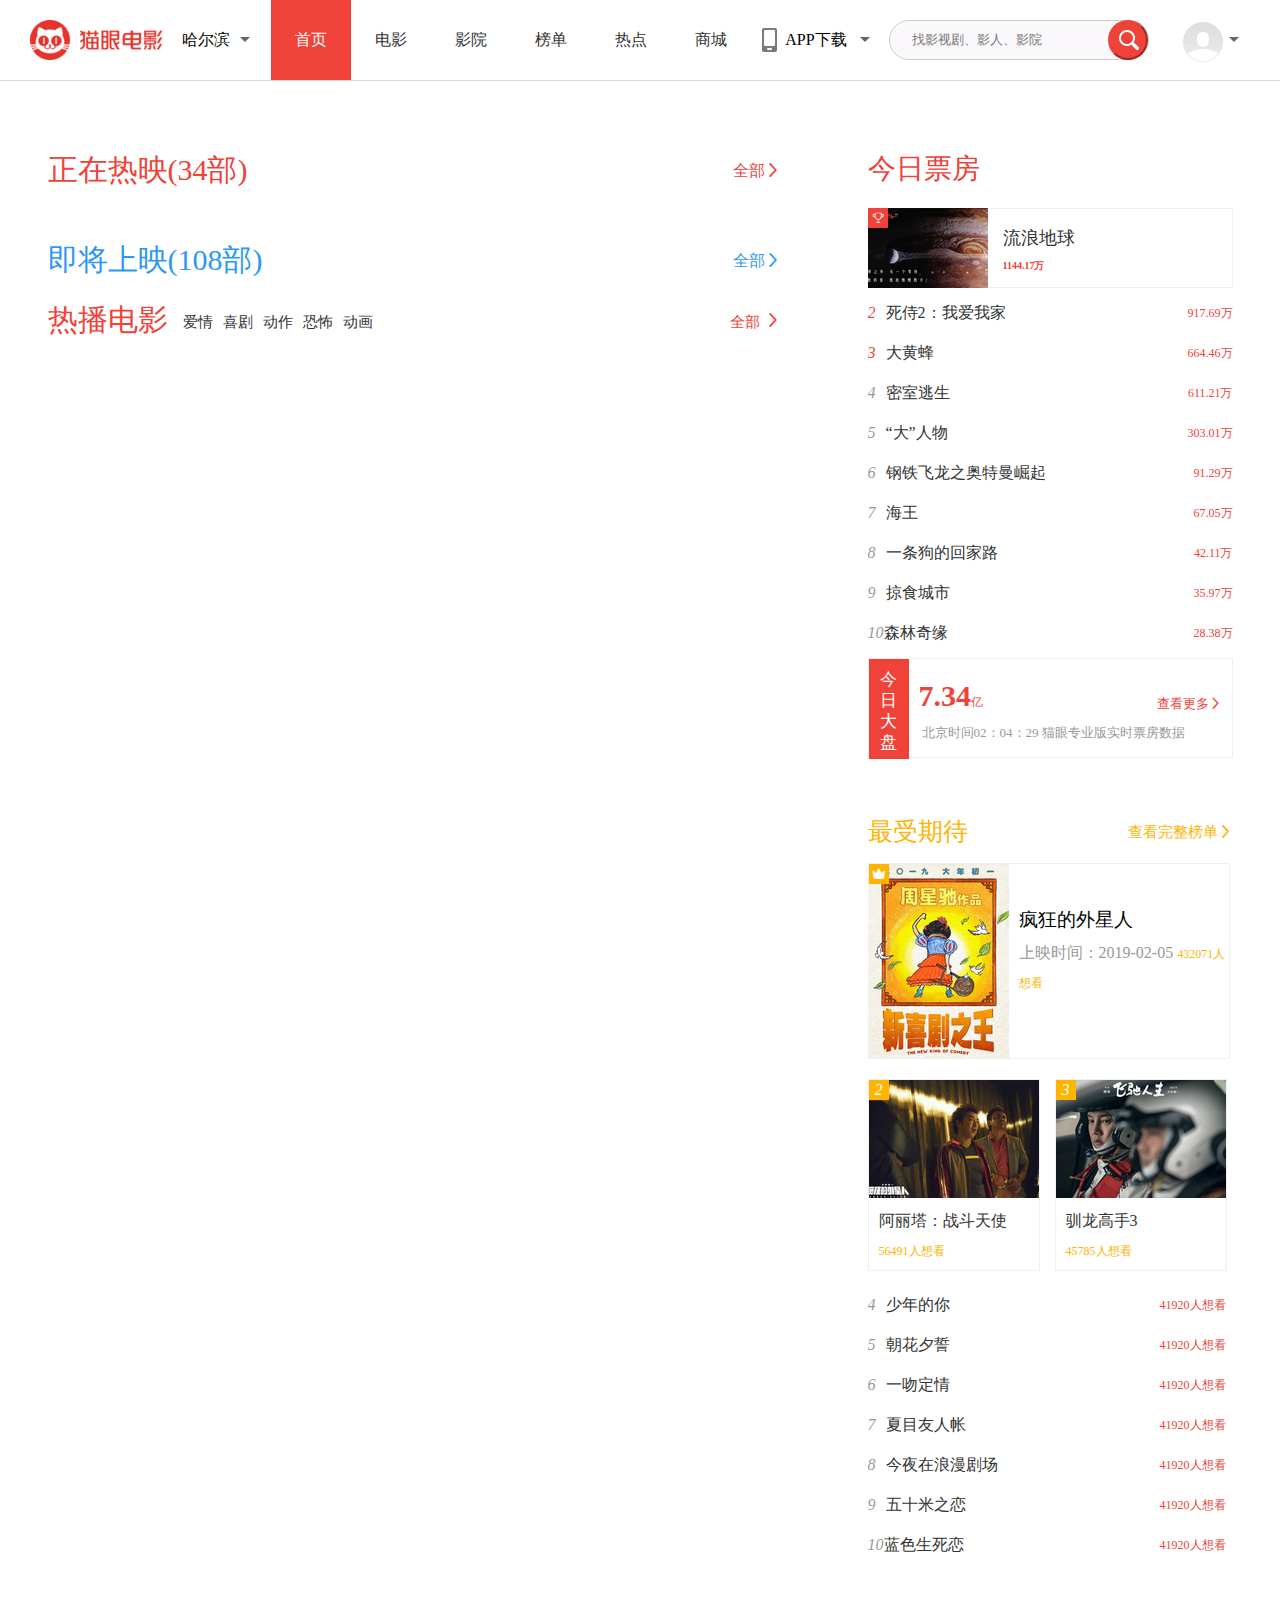
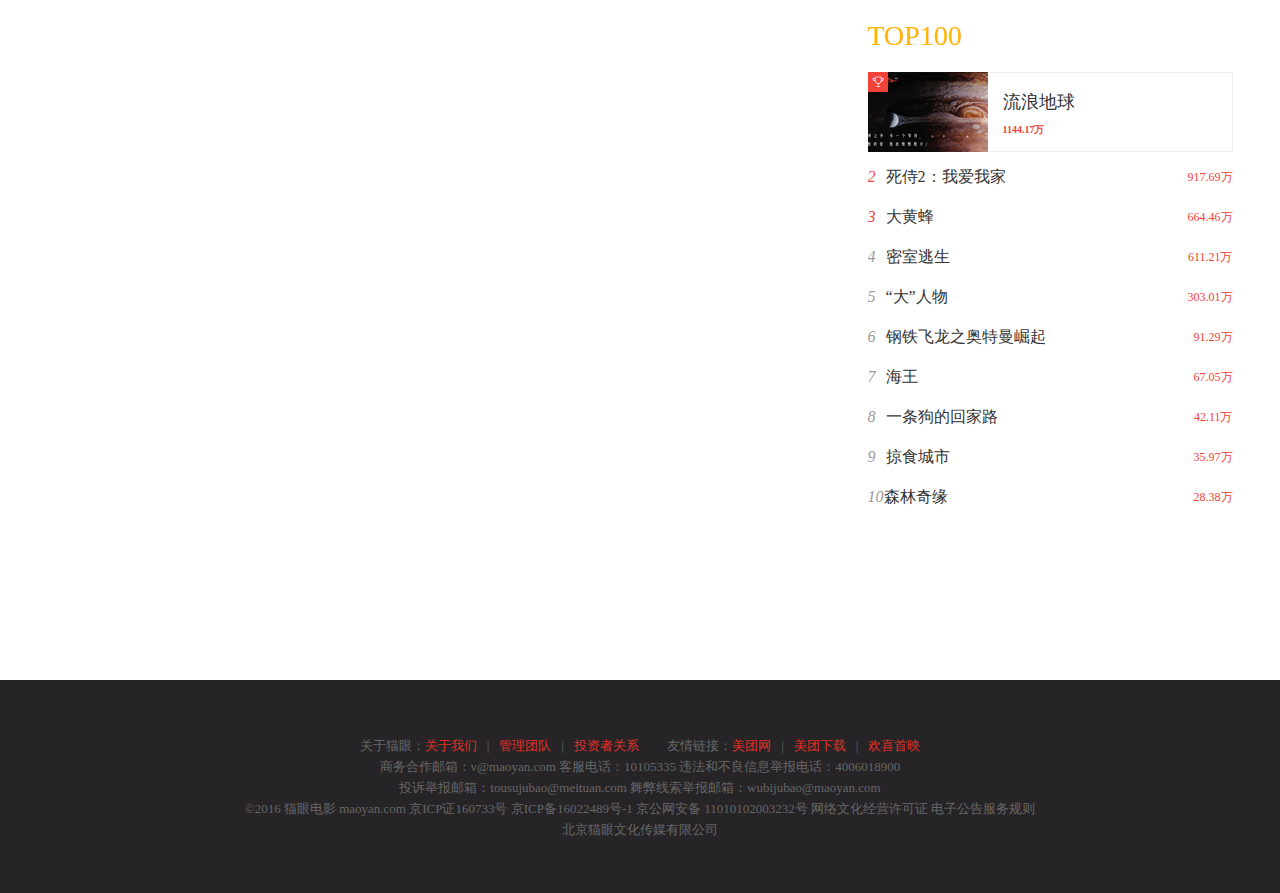
<file: index.html>
<!DOCTYPE html>
<html lang="en">

<head>
    <meta charset="UTF-8">
    <title>猫眼电影-一网打尽好电影</title>
    <link rel="stylesheet" href="css/base.css">
    <link rel="stylesheet" href="css/index.css">

</head>

<body>
    <header>
        <div class="header_inner">
            <a class="logo" href=""></a>
            <div class="city_selected"><span>哈尔滨</span><b></b>
                <div class="city_list">
                    <div class="city_list_header">
                        <span>定位城市：哈尔滨</span>
                    </div>
                    <div class="city_list_con">
                        <ul class="city_list_A">
                            <li>阿拉善盟</li>
                            <li>鞍山</li>
                            <li>安庆</li>
                            <li>安阳</li>
                            <li>阿坝</li>
                            <li>安顺</li>
                            <li>安康</li>
                            <li>阿勒泰</li>
                            <li>阿克苏</li>
                            <li>安吉</li>
                            <li>安丘</li>
                            <li>安岳</li>
                            <li>安平</li>
                            <li>安宁</li>
                            <li>安溪</li>
                            <li>安化</li>
                            <li>阿勒泰市</li>
                            <li>安福</li>
                        </ul>
                        <ul class="city_list_B">
                            <li>北京</li>
                            <li>保定</li>
                            <li>蚌埠</li>
                            <li>包头</li>
                            <li>本溪</li>
                            <li>巴彦</li>
                            <li>淖尔</li>
                            <li>白城</li>
                            <li>白山</li>
                            <li>亳州</li>
                            <li>滨州</li>
                            <li>巴中</li>
                            <li>北海</li>
                            <li>百色</li>
                            <li>毕节</li>
                            <li>保山</li>
                            <li>宝鸡</li>
                            <li>白银</li>
                            <li>巴州</li>
                            <li>博尔塔拉</li>
                            <li>滨海</li>
                            <li>宝应</li>
                            <li>北流</li>
                            <li>博爱</li>
                            <li>北碚</li>
                            <li>宝丰</li>
                            <li>泌阳</li>
                            <li>博兴</li>
                            <li>博山</li>
                            <li>璧山</li>
                            <li>彬县</li>
                            <li>宾阳</li>
                            <li>博白县</li>
                            <li>博罗县</li>
                            <li>北镇市</li>
                            <li>泊头市</li>
                            <li>北安市</li>
                            <li>巴彦县</li>
                        </ul>
                        <ul class="city_list_C">
                            <li>重庆</li>
                            <li>成都</li>
                            <li>长沙</li>
                            <li>常州</li>
                            <li>长春</li>
                            <li>沧州</li>
                            <li>承德</li>
                            <li>赤峰</li>
                            <li>长治</li>
                            <li>朝阳</li>
                            <li>池州</li>
                            <li>巢湖</li>
                            <li>滁州</li>
                            <li>潮州</li>
                            <li>郴州</li>
                            <li>常德</li>
                            <li>崇左</li>
                            <li>楚雄</li>
                            <li>昌吉</li>
                            <li>从化</li>
                            <li>常熟</li>
                            <li>长乐</li>
                            <li>长兴</li>
                            <li>慈溪</li>
                            <li>昌邑</li>
                            <li>长葛</li>
                            <li>苍南</li>
                            <li>承德县</li>
                            <li>赤壁</li>
                            <li>崇州</li>
                            <li>淳安</li>
                            <li>曹妃甸</li>
                            <li>昌乐</li>
                            <li>磁县</li>
                            <li>昌黎</li>
                            <li>岑溪</li>
                            <li>成安</li>
                            <li>长垣</li>
                            <li>曹县</li>
                            <li>城阳</li>
                            <li>茌平</li>
                            <li>长汀</li>
                            <li>城固</li>
                            <li>赤水</li>
                            <li>常山</li>
                            <li>长寿</li>
                            <li>潮安</li>
                            <li>潮阳</li>
                            <li>澄海</li>
                            <li>长丰县</li>
                            <li>茶陵</li>
                            <li>常宁市</li>
                            <li>苍溪县</li>
                            <li>慈利</li>
                            <li>长清区</li>
                            <li>崇明区</li>
                            <li>成武县</li>
                            <li>澄江县</li>
                        </ul>
                    </div>
                </div>
            </div>
            <ul>
                <li><a href="" style="color:#fff;background:#EF4238;">首页</a></li>
                <li><a href="dianying.html">电影</a></li>
                <li><a href="">影院</a></li>
                <li><a href="">榜单</a></li>
                <li><a href="">热点</a></li>
                <li><a href="">商城</a></li>
            </ul>
            <div class="app fl">APP下载<b></b>
                <a class="app_con" href="">
                    <p>扫码下载APP</p>
                    <p>选座更优惠</p>
                </a>
            </div>
            <div class="search fl">
                <input class="fl txt" type="text" placeholder="找影视剧、影人、影院">
                <button class="fl"></button>
            </div>
            <div class="login fr"><b></b>
                <div class="login_con"><a href="denglu.html">登录</a></div>
            </div>
        </div>
    </header>
    <div class="main">
        <aside class="movie fl">
            <div class="movie1">
                <p>
                    <span>正在热映(34部)</span>
                    <span><a href="">全部</a><em>&#xe64e;</em></span>
                </p>
                <ul id="movie_ul1">

                </ul>
            </div>
            <div class="movie2">
                <p style="color:#2D98F4;">
                    <span>即将上映(108部)</span>
                    <span><a style="color:#2D98F4" href="">全部</a><em>&#xe64e;</em></span>
                </p>
                <ul id="movie_ul2">

                </ul>
            </div>
            <div class="movie3">
                <p>
                    <span>热播电影</span>
                    <a href="">爱情</a>
                    <a href="">喜剧</a>
                    <a href="">动作</a>
                    <a href="">恐怖</a>
                    <a href="">动画</a>
                    <span><a href="">全部</a><em>&#xe64e;</em></span>
                </p>
                <ul id="movie_ul3">

                </ul>
            </div>
        </aside>
        <aside class="phb fr">
            <div class="jrpf">
                <h2>今日票房</h2>
                <ul id="jrpf_ul">
                    <li><a href=""><img src="img/phb_img01.jpg">
                            <p class="jrpf_top"><em>&#xe619;</em>流浪地球<b>1144.17万</b></p>
                        </a></li>
                    <li><a href=""><i style="color: #EF4238;">2</i>死侍2：我爱我家<span>917.69万</span></a></li>
                    <li><a href=""><i style="color: #EF4238;">3</i>大黄蜂<span>664.46万</span></a></li>
                    <li><a href=""><i>4</i>密室逃生<span>611.21万</span></a></li>
                    <li><a href=""><i>5</i>“大”人物<span>303.01万</span></a></li>
                    <li><a href=""><i>6</i>钢铁飞龙之奥特曼崛起<span>91.29万</span></a></li>
                    <li><a href=""><i>7</i>海王<span>67.05万</span></a></li>
                    <li><a href=""><i>8</i>一条狗的回家路<span>42.11万</span></a></li>
                    <li><a href=""><i>9</i>掠食城市<span>35.97万</span></a></li>
                    <li><a href=""><i style="margin-right:0;">10</i>森林奇缘<span>28.38万</span></a></li>
                </ul>
                <div class="jrdp">
                    <h3>今日大盘</h3>
                    <p>
                        <span>7.34<b>亿</b></span>
                        <a class="more" href="">查看更多<em>&#xe64e;</em></a>
                    </p>
                    <p class="jrdp_time">
                        北京时间<i>02：04：29</i> 猫眼专业版实时票房数据
                    </p>
                </div>

            </div>
            <div class="zsqd">
                <p><b>最受期待</b><span><a href="">查看完整榜单</a><em>&#xe64e;</em></span></p>
                <div class="ranking_top">
                    <em>&#xe6b4;</em>
                    <img src="img/ranking_img1.jpg" alt="">
                    <p>
                        <h3>疯狂的外星人</h3>
                        <span>上映时间：2019-02-05</span>
                        <span>432071人想看</span>
                    </p>
                </div>
                <ul class="ranking_item">
                    <li style="margin-right:15px;">
                        <a href="">
                            <i>2</i>
                            <img src="img/ranking_img2.jpg" alt="">
                            <h4>阿丽塔：战斗天使</h4>
                            <span>56491人想看</span>

                        </a>
                    </li>
                    <li>
                        <a href="">
                            <i>3</i>
                            <img src="img/ranking_img3.jpg" alt="">
                            <h4>驯龙高手3</h4>
                            <span>45785人想看</span>
                        </a>
                    </li>
                </ul>
                <ul class="ranking_list">
                    <li><a href=""><i>4</i>少年的你<span>41920人想看</span></a></li>
                    <li><a href=""><i>5</i>朝花夕誓<span>41920人想看</span></a></li>
                    <li><a href=""><i>6</i>一吻定情<span>41920人想看</span></a></li>
                    <li><a href=""><i>7</i>夏目友人帐<span>41920人想看</span></a></li>
                    <li><a href=""><i>8</i>今夜在浪漫剧场<span>41920人想看</span></a></li>
                    <li><a href=""><i>9</i>五十米之恋<span>41920人想看</span></a></li>
                    <li><a href=""><i style="margin-right:0;">10</i>蓝色生死恋<span>41920人想看</span></a></li>
                </ul>
            </div>
            <div style="margin-top:50px;" class="jrpf">
                <h2 style="color:#FFB400">TOP100</h2>
                <ul id="jrpf_ul">
                    <li><a href=""><img src="img/phb_img01.jpg">
                            <p class="jrpf_top"><em>&#xe619;</em>流浪地球<b>1144.17万</b></p>
                        </a></li>
                    <li><a href=""><i style="color: #EF4238;">2</i>死侍2：我爱我家<span>917.69万</span></a></li>
                    <li><a href=""><i style="color: #EF4238;">3</i>大黄蜂<span>664.46万</span></a></li>
                    <li><a href=""><i>4</i>密室逃生<span>611.21万</span></a></li>
                    <li><a href=""><i>5</i>“大”人物<span>303.01万</span></a></li>
                    <li><a href=""><i>6</i>钢铁飞龙之奥特曼崛起<span>91.29万</span></a></li>
                    <li><a href=""><i>7</i>海王<span>67.05万</span></a></li>
                    <li><a href=""><i>8</i>一条狗的回家路<span>42.11万</span></a></li>
                    <li><a href=""><i>9</i>掠食城市<span>35.97万</span></a></li>
                    <li><a href=""><i style="margin-right:0;">10</i>森林奇缘<span>28.38万</span></a></li>
                </ul>
            </div>
        </aside>
    </div>
    <footer>
        <p><span>关于猫眼：</span><a href="">关于我们</a><i>|</i><a href="">管理团队</a><i>|</i><a href="" style="margin-right:25px;">投资者关系</a>
            <span>友情链接：</span><a href="">美团网</a><i>|</i><a href="">美团下载</a><i>|</i><a href="">欢喜首映</a>
        </p>
        <p>商务合作邮箱：v@maoyan.com 客服电话：10105335 违法和不良信息举报电话：4006018900 </p>
        <p>投诉举报邮箱：tousujubao@meituan.com 舞弊线索举报邮箱：wubijubao@maoyan.com</p>
        <p>©2016 猫眼电影 maoyan.com 京ICP证160733号 京ICP备16022489号-1 京公网安备 11010102003232号 网络文化经营许可证 电子公告服务规则</p>
        <p>北京猫眼文化传媒有限公司</p>
    </footer>
    <script src="js/jquery.min.js"></script>
    <script src="js/scipt.js"></script>
</body>

</html>
</file>
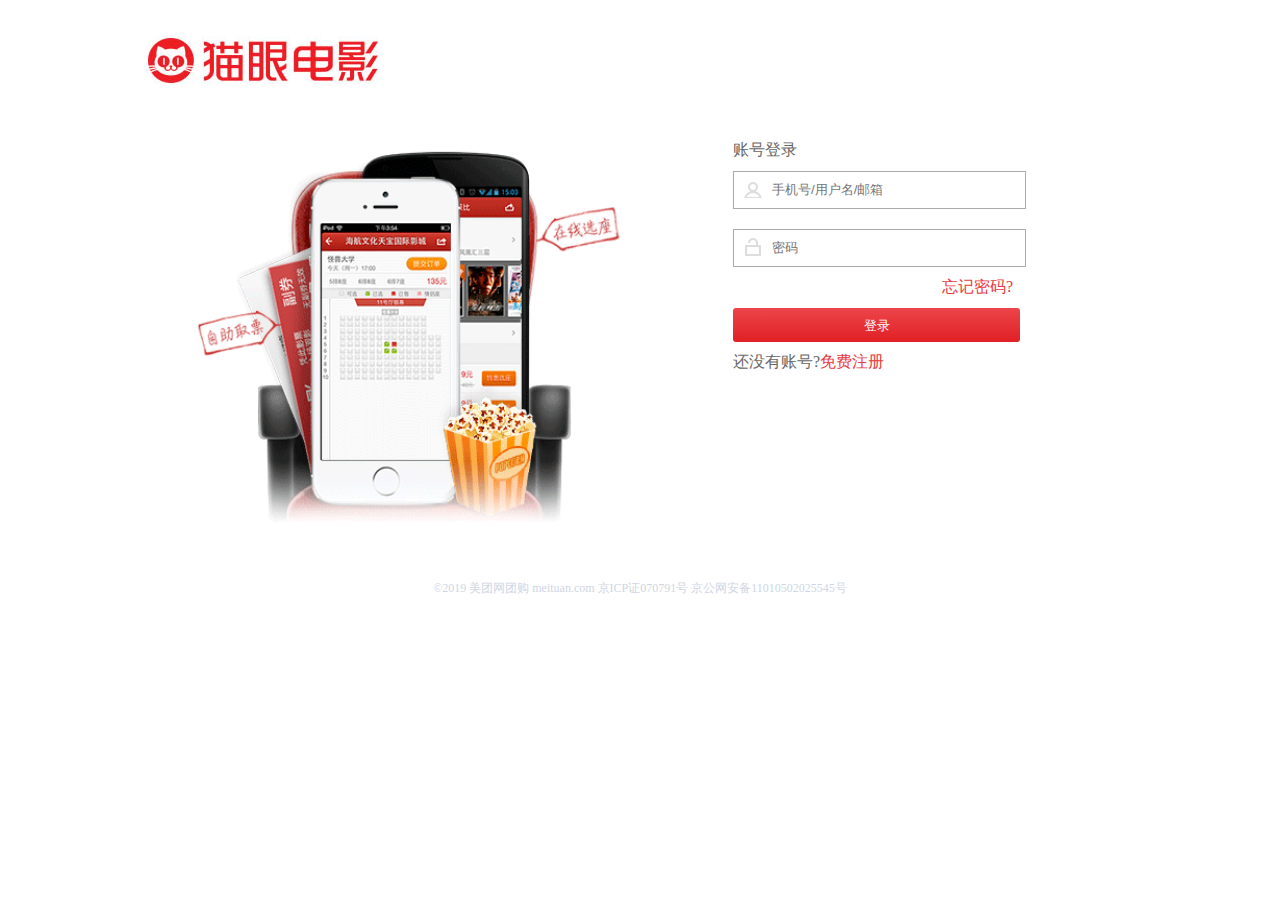
<file: denglu.html>
<!DOCTYPE html>
<html lang="en">
<head>
    <meta charset="UTF-8">
    <title>登录|猫眼电影</title>
    <link rel="stylesheet" href="css/denglu.css">
</head>
<body>
    <header><a href="index.html"><img src="img/denglu_img1.jpg" alt=""></a></header>
    <div class="main">
        <aside>
            <span id="cont">账号或密码错误，请重新输入</span>
            <p>账号登录</p>
            <input type="text" id="txt" placeholder="手机号/用户名/邮箱">
            <input type="password" id="pwd" placeholder="密码">
            <a class="wjmm" href="">忘记密码?</a>
            <button id="btn">登录</button>
            <p>还没有账号?<a href="zhuce.html">免费注册</a></p>
        </aside>
    </div>
    <footer>
        <p>©2019 美团网团购 meituan.com 京ICP证070791号 京公网安备11010502025545号</p>
    </footer>
    <script src="js/denglu.js"></script>
</body>
</html>
</file>
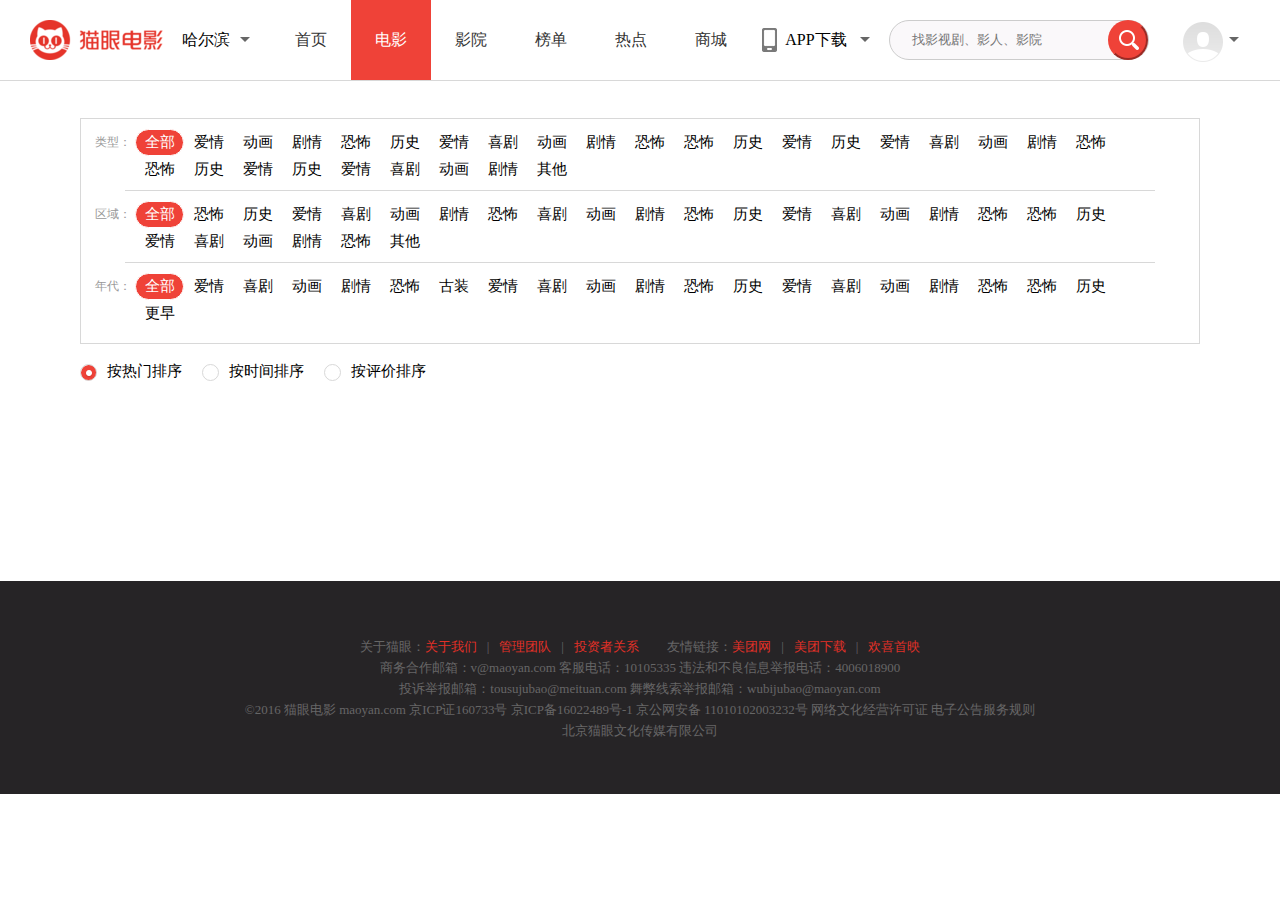
<file: dianying.html>
<!DOCTYPE html>
<html lang="en">

<head>
    <meta charset="UTF-8">
    <title>正在热映-猫眼电影-一网打尽</title>
    <link rel="stylesheet" href="css/base.css">
    <link rel="stylesheet" href="css/dianying.css">
</head>

<body>
    <header>
        <div class="header_inner">
            <a class="logo" href=""></a>
            <div class="city_selected"><span>哈尔滨</span><b></b>
                <div class="city_list">
                    <div class="city_list_header">
                        <span>定位城市：哈尔滨</span>
                    </div>
                    <div class="city_list_con">
                        <ul class="city_list_A">
                            <li>阿拉善盟</li>
                            <li>鞍山</li>
                            <li>安庆</li>
                            <li>安阳</li>
                            <li>阿坝</li>
                            <li>安顺</li>
                            <li>安康</li>
                            <li>阿勒泰</li>
                            <li>阿克苏</li>
                            <li>安吉</li>
                            <li>安丘</li>
                            <li>安岳</li>
                            <li>安平</li>
                            <li>安宁</li>
                            <li>安溪</li>
                            <li>安化</li>
                            <li>阿勒泰市</li>
                            <li>安福</li>
                        </ul>
                        <ul class="city_list_B">
                            <li>北京</li>
                            <li>保定</li>
                            <li>蚌埠</li>
                            <li>包头</li>
                            <li>本溪</li>
                            <li>巴彦</li>
                            <li>淖尔</li>
                            <li>白城</li>
                            <li>白山</li>
                            <li>亳州</li>
                            <li>滨州</li>
                            <li>巴中</li>
                            <li>北海</li>
                            <li>百色</li>
                            <li>毕节</li>
                            <li>保山</li>
                            <li>宝鸡</li>
                            <li>白银</li>
                            <li>巴州</li>
                            <li>博尔塔拉</li>
                            <li>滨海</li>
                            <li>宝应</li>
                            <li>北流</li>
                            <li>博爱</li>
                            <li>北碚</li>
                            <li>宝丰</li>
                            <li>泌阳</li>
                            <li>博兴</li>
                            <li>博山</li>
                            <li>璧山</li>
                            <li>彬县</li>
                            <li>宾阳</li>
                            <li>博白县</li>
                            <li>博罗县</li>
                            <li>北镇市</li>
                            <li>泊头市</li>
                            <li>北安市</li>
                            <li>巴彦县</li>
                        </ul>
                        <ul class="city_list_C">
                            <li>重庆</li>
                            <li>成都</li>
                            <li>长沙</li>
                            <li>常州</li>
                            <li>长春</li>
                            <li>沧州</li>
                            <li>承德</li>
                            <li>赤峰</li>
                            <li>长治</li>
                            <li>朝阳</li>
                            <li>池州</li>
                            <li>巢湖</li>
                            <li>滁州</li>
                            <li>潮州</li>
                            <li>郴州</li>
                            <li>常德</li>
                            <li>崇左</li>
                            <li>楚雄</li>
                            <li>昌吉</li>
                            <li>从化</li>
                            <li>常熟</li>
                            <li>长乐</li>
                            <li>长兴</li>
                            <li>慈溪</li>
                            <li>昌邑</li>
                            <li>长葛</li>
                            <li>苍南</li>
                            <li>承德县</li>
                            <li>赤壁</li>
                            <li>崇州</li>
                            <li>淳安</li>
                            <li>曹妃甸</li>
                            <li>昌乐</li>
                            <li>磁县</li>
                            <li>昌黎</li>
                            <li>岑溪</li>
                            <li>成安</li>
                            <li>长垣</li>
                            <li>曹县</li>
                            <li>城阳</li>
                            <li>茌平</li>
                            <li>长汀</li>
                            <li>城固</li>
                            <li>赤水</li>
                            <li>常山</li>
                            <li>长寿</li>
                            <li>潮安</li>
                            <li>潮阳</li>
                            <li>澄海</li>
                            <li>长丰县</li>
                            <li>茶陵</li>
                            <li>常宁市</li>
                            <li>苍溪县</li>
                            <li>慈利</li>
                            <li>长清区</li>
                            <li>崇明区</li>
                            <li>成武县</li>
                            <li>澄江县</li>
                        </ul>
                    </div>
                </div>
            </div>
            <ul>
                <li><a href="index.html">首页</a></li>
                <li><a href="" style="color:#fff;background:#EF4238;">电影</a></li>
                <li><a href="">影院</a></li>
                <li><a href="">榜单</a></li>
                <li><a href="">热点</a></li>
                <li><a href="">商城</a></li>
            </ul>
            <div class="app fl">APP下载<b></b>
                <a class="app_con" href="">
                    <p>扫码下载APP</p>
                    <p>选座更优惠</p>
                </a>
            </div>
            <div class="search fl">
                <input class="fl txt" type="text" placeholder="找影视剧、影人、影院">
                <button class="fl"></button>
            </div>
            <div class="login fr"><b></b>
                <div class="login_con"><a href="denglu.html">登录</a></div>
            </div>
        </div>
    </header>
    <div class="main">
        <div class="main_list">
            <ul class="leixing">
                <li><a style="background:#EF4238;color:#fff;" href="javascript:;">全部</a></li>
                <li><a href="javascript:;">爱情</a></li>
                <li><a href="javascript:;">动画</a></li>
                <li><a href="javascript:;">剧情</a></li>
                <li><a href="javascript:;">恐怖</a></li>
                <li><a href="javascript:;">历史</a></li>
                <li><a href="javascript:;">爱情</a></li>
                <li><a href="javascript:;">喜剧</a></li>
                <li><a href="javascript:;">动画</a></li>
                <li><a href="javascript:;">剧情</a></li>
                <li><a href="javascript:;">恐怖</a></li>
                <li><a href="javascript:;">恐怖</a></li>
                <li><a href="javascript:;">历史</a></li>
                <li><a href="javascript:;">爱情</a></li>
                <li><a href="javascript:;">历史</a></li>
                <li><a href="javascript:;">爱情</a></li>
                <li><a href="javascript:;">喜剧</a></li>
                <li><a href="javascript:;">动画</a></li>
                <li><a href="javascript:;">剧情</a></li>
                <li><a href="javascript:;">恐怖</a></li>
                <li><a href="javascript:;">恐怖</a></li>
                <li><a href="javascript:;">历史</a></li>
                <li><a href="javascript:;">爱情</a></li>
                <li><a href="javascript:;">历史</a></li>
                <li><a href="javascript:;">爱情</a></li>
                <li><a href="javascript:;">喜剧</a></li>
                <li><a href="javascript:;">动画</a></li>
                <li><a href="javascript:;">剧情</a></li>
                <li><a href="javascript:;">其他</a></li>
            </ul>
            <ul class="quyu">
                <li><a style="background:#EF4238;color:#fff;" href="javascript:;">全部</a></li>
                <li><a href="javascript:;">恐怖</a></li>
                <li><a href="javascript:;">历史</a></li>
                <li><a href="javascript:;">爱情</a></li>
                <li><a href="javascript:;">喜剧</a></li>
                <li><a href="javascript:;">动画</a></li>
                <li><a href="javascript:;">剧情</a></li>
                <li><a href="javascript:;">恐怖</a></li>
                <li><a href="javascript:;">喜剧</a></li>
                <li><a href="javascript:;">动画</a></li>
                <li><a href="javascript:;">剧情</a></li>
                <li><a href="javascript:;">恐怖</a></li>
                <li><a href="javascript:;">历史</a></li>
                <li><a href="javascript:;">爱情</a></li>
                <li><a href="javascript:;">喜剧</a></li>
                <li><a href="javascript:;">动画</a></li>
                <li><a href="javascript:;">剧情</a></li>
                <li><a href="javascript:;">恐怖</a></li>
                <li><a href="javascript:;">恐怖</a></li>
                <li><a href="javascript:;">历史</a></li>
                <li><a href="javascript:;">爱情</a></li>
                <li><a href="javascript:;">喜剧</a></li>
                <li><a href="javascript:;">动画</a></li>
                <li><a href="javascript:;">剧情</a></li>
                <li><a href="javascript:;">恐怖</a></li>
                <li><a href="javascript:;">其他</a></li>
            </ul>
            <ul style="border-bottom:0;" class="niandai">
                <li><a style="background:#EF4238;color:#fff;" href="javascript:;">全部</a></li>
                <li><a href="javascript:;">爱情</a></li>
                <li><a href="javascript:;">喜剧</a></li>
                <li><a href="javascript:;">动画</a></li>
                <li><a href="javascript:;">剧情</a></li>
                <li><a href="javascript:;">恐怖</a></li>
                <li><a href="javascript:;">古装</a></li>
                <li><a href="javascript:;">爱情</a></li>
                <li><a href="javascript:;">喜剧</a></li>
                <li><a href="javascript:;">动画</a></li>
                <li><a href="javascript:;">剧情</a></li>
                <li><a href="javascript:;">恐怖</a></li>
                <li><a href="javascript:;">历史</a></li>
                <li><a href="javascript:;">爱情</a></li>
                <li><a href="javascript:;">喜剧</a></li>
                <li><a href="javascript:;">动画</a></li>
                <li><a href="javascript:;">剧情</a></li>
                <li><a href="javascript:;">恐怖</a></li>
                <li><a href="javascript:;">恐怖</a></li>
                <li><a href="javascript:;">历史</a></li>
                <li><a href="javascript:;">更早</a></li>
            </ul>
        </div>
        <ul class="sort_ul">
            <li class="sort_list1">
                <span style="background: url(img/sort-radio.jpg) no-repeat;" class="sort-control sort-radio fl"></span>
                <span class="sort-control-label fl">按热门排序</span>
            </li>
            <li class="sort_list2">
                <span class="sort-control sort-radio fl"></span>
                <span class="sort-control-label fl">按时间排序</span>
            </li>
            <li class="sort_list3">
                <span class="sort-control sort-radio fl"></span>
                <span class="sort-control-label fl">按评价排序</span>
            </li>
        </ul>
        <ul id="box">

        </ul>
        <ul id="box2">

        </ul>
    </div>
    </div>
    <footer>
        <p><span>关于猫眼：</span><a href="">关于我们</a><i>|</i><a href="">管理团队</a><i>|</i><a href=""
                style="margin-right:25px;">投资者关系</a>
            <span>友情链接：</span><a href="">美团网</a><i>|</i><a href="">美团下载</a><i>|</i><a href="">欢喜首映</a>
        </p>
        <p>商务合作邮箱：v@maoyan.com 客服电话：10105335 违法和不良信息举报电话：4006018900 </p>
        <p>投诉举报邮箱：tousujubao@meituan.com 舞弊线索举报邮箱：wubijubao@maoyan.com</p>
        <p>©2016 猫眼电影 maoyan.com 京ICP证160733号 京ICP备16022489号-1 京公网安备 11010102003232号 网络文化经营许可证 电子公告服务规则</p>
        <p>北京猫眼文化传媒有限公司</p>
    </footer>
    <script src="js/jquery.min.js"></script>
    <script>
        $(".city_list_con li").click(function () {
            $(".city_selected").find("span:eq(0)").html($(this));
        })
        var leixing_a = document.querySelectorAll(".main_list .leixing a")
        for (var i = 0; i < leixing_a.length; i++) {
            leixing_a[i].onclick = function () {
                for (var k = 0; k < leixing_a.length; k++) {
                    leixing_a[k].style.background = "none";
                    leixing_a[k].style.color = "#000";
                }
                this.style.background = "#EF4238";
                this.style.color = "#fff";
            }
        }
        var quyu_a = document.querySelectorAll(".main_list .quyu a")
        for (var i = 0; i < quyu_a.length; i++) {
            quyu_a[i].onclick = function () {
                for (var k = 0; k < quyu_a.length; k++) {
                    quyu_a[k].style.background = "none";
                    quyu_a[k].style.color = "#000";
                }
                this.style.background = "#EF4238";
                this.style.color = "#fff";
            }
        }
        var niandai_a = document.querySelectorAll(".main_list .niandai a")
        for (var i = 0; i < niandai_a.length; i++) {
            niandai_a[i].onclick = function () {
                for (var k = 0; k < niandai_a.length; k++) {
                    niandai_a[k].style.background = "none";
                    niandai_a[k].style.color = "#000";
                }
                this.style.background = "#EF4238";
                this.style.color = "#fff";
            }
        }

        var sort_radio = document.querySelectorAll(".sort-radio")
        for (var i = 0; i < sort_radio.length; i++) {
            sort_radio[i].onclick = function () {
                for (var k = 0; k < sort_radio.length; k++) {
                    sort_radio[k].style.background = "none";
                    sort_radio[k].style.borderColor = "#D8D8D8";
                }
                this.style.background = "url(img/sort-radio.jpg) no-repeat";
                this.style.borderColor = "#EF4238";
            }
        }

        var box = document.getElementById("box");
        var box2 = document.getElementById("box2");
        var ajax_box = new XMLHttpRequest;
        ajax_box.open("get", "dianying.php", true);
        ajax_box.send(null);
        ajax_box.onreadystatechange = function () {
            if (ajax_box.readyState === 4 && ajax_box.status === 200) {
                var box_data = JSON.parse(ajax_box.responseText);
                var box_str = "";
                for (var i = 0; i < box_data.length; i++) {
                    box_str += `<li>
                                <a href="">
                                <img src="${box_data[i].imgurl}" alt="">
                                </a>
                                </li>`
                }
                box.innerHTML = box_str;
                $(".sort_list1 .sort-radio").click(function () {
                    $("#box2").css("display", "none")
                    $("#box").css("display", "block")
                    var box_str1 = "";
                    for (var k = 0; k < box_data.length; k++) {
                        box_str1 += `<li>
                                <a href="">
                                <img src="${box_data[k].imgurl}" alt="">
                                </a>
                                </li>`
                            }
                            console.log(box_data)
                            box.innerHTML = box_str1;
                    })
            }
        }


        var ajax_box2 = new XMLHttpRequest;
        ajax_box2.open("get", "dianying.php", true);
        ajax_box2.send(null);
        ajax_box2.onreadystatechange = function () {
            if (ajax_box2.readyState === 4 && ajax_box2.status === 200) {
                var box_data = JSON.parse(ajax_box2.responseText);
                $(".sort_list2 .sort-radio").click(function () {
                    $("#box").css("display", "none")
                    $("#box2").css("display", "block")
                    box_data.sort(function (a, b) {
                        return b.time - a.time;
                    })
                    // console.log(box_data)
                    var box_str = "";
                    for (var i = 0; i < box_data.length; i++) {
                        box_str += `<li>
                                <a href="">
                                <img src="${box_data[i].imgurl}" alt="">
                                </a>
                                </li>`
                    }
                    box2.innerHTML = box_str;
                })

            }
        }
    </script>
</body>

</html>
</file>
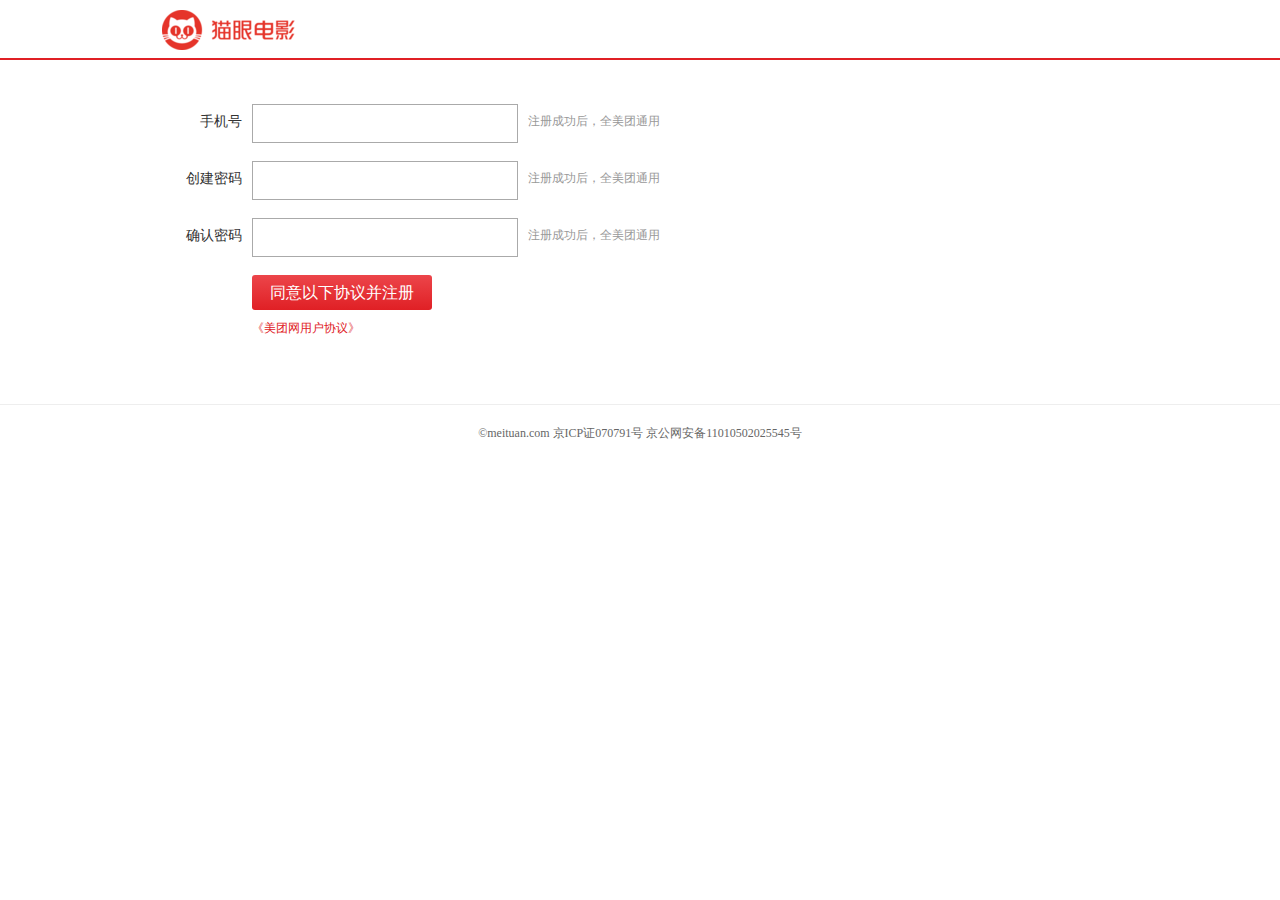
<file: zhuce.html>
<!DOCTYPE html>
<html lang="en">

<head>
    <meta charset="UTF-8">
    <title>注册|猫眼电影</title>
    <link rel="stylesheet" href="css/zhuce.css">
</head>

<body>
    <div class="header_wrap">
        <header>
            <a href=""><img src="img/index_logo.png" alt=""></a>
        </header>
    </div>
    <div class="main">
        <div class="sjh">
            <label for="">手机号</label>
            <input id="tel" type="text">
            <span id="tel_inner">注册成功后，全美团通用</span>
        </div>
        <div class="cjmm">
            <label for="">创建密码</label>
            <input id="pwd" type="password">
            <span id="pwd_inner">注册成功后，全美团通用</span>
        </div>
        <div class="qrmm">
            <label for="">确认密码</label>
            <input id="pwd2" type="password">
            <span id="pwd2_inner">注册成功后，全美团通用</span>
        </div>
        <div class="btn">同意以下协议并注册</div>
        <a href="">《美团网用户协议》</a>
    </div>
    <footer>
        <p>©meituan.com 京ICP证070791号 京公网安备11010502025545号</p>
    </footer>
    <script src="js/jquery.min.js"></script>
    <script>
        var tel = document.getElementById("tel");
        var pwd = document.getElementById("pwd");
        var pwd2 = document.getElementById("pwd2");
        var tel_inner = document.getElementById("tel_inner")
        var pwd_inner = document.getElementById("pwd_inner")
        var pwd2_inner = document.getElementById("pwd2_inner")
        tel.onblur = function () {
            var telreg = /^1\d{10}$/;
            var telres = telreg.test(tel.value);
            if (telres == true) { tel_inner.innerHTML = "正确" }
            else { tel_inner.innerHTML = "请输入正确的11位手机号码" }
        }
        pwd.onblur = function () {
            var pwdreg = /^\d{6}$/;
            var pwdres = pwdreg.test(pwd.value);
            if (pwdres == true) { pwd_inner.innerHTML = "正确"}
            else{pwd_inner.innerHTML = "密码长度为六位"}
        }
        pwd2.onblur = function () {
            if (pwd.value == pwd2.value) { pwd2_inner.innerHTML = "正确" }
            else{pwd2_inner.innerHTML = "密码长度不一致"}
        }
    </script>
</body>

</html>
</file>
<file: css/base.css>
body,ul,li,dl,dt,dd,p,ol,h1,h2,h3,h4,h5,h6,form,img,table,fieldset,legend{margin:0; padding:0;}
ul,li,ol{list-style:none;}
img,fieldset{border:0; }
img{display:block;}
a{text-decoration:none; color:#333;}
h1,h2,h3,h4,h5,h6{font-weight:100;}
body{ font-family:"微软雅黑";}
input,a{outline:none;}
.fr{
    float: right;
}
.fl{
    float: left;
}
@font-face {
	font-family:logo;
	src: url(../font/iconfont.svg),
	url(../font/iconfont.eot),
	url(../font/iconfont.woff2),
	url(../font/iconfont.woff);
}
em{
    font-family: logo;
    font-style: normal;
}
header{
    width: 100%;
    height: 80px;
    border-bottom: 1px solid #D8D8D8;
    position: fixed;
    top: 0;
    background: #fff;
    z-index: 10;
}
.header_inner{
    width: 1220px;
    box-sizing: border-box;
    margin: 0 auto;
}
header .logo{
    float: left;
    width: 133px;
    height: 80px;
    background: url(../img/index_logo.png) 0 no-repeat;
    background-size: contain;
    margin-right: 8px;
}
.city_selected{
    float: left;
    height: 80px;
    line-height: 80px;
    padding: 0 10px;
    cursor: pointer;
    box-sizing: border-box;
    position: relative;
    padding-right: 30px;
    border: 1px solid #fff;
    border-top: 0;
    border-bottom:0;
    margin-right: 10px;
    z-index: 2;
}
.city_selected b{
    width: 0;
    height: 0;
    border: 5px solid #666666;
    border-color: #666666 transparent transparent transparent;
    position: absolute;
    top: 0;
    bottom: 0;
    margin: auto;
    right: 10px;
    top: 3px;
}
.city_selected:hover{
    border: 1px solid #D8D8D8;
    border-top: 0;
    border-bottom: 2px solid #fff;
    height: 81px;
    z-index: 2;
}
.city_selected:hover .city_list{
    display: block;
}
.city_list{
    display: none;
    cursor: auto;
    position: absolute;
    top: 81px;
    border: 1px solid #D8D8D8;
    width: 480px;
    height: 330px;
    border-top:0; 
    left: -1px;
    background: #fff;
    box-sizing:border-box;
    overflow-y: scroll;
}
.city_list_header{
    width: 100%;
    border-bottom: 1px solid #D8D8D8;
    padding-left:20px;
    box-sizing: border-box; 
}
.city_list_con ul{
    margin-top: 10px;
    width: 410px;
    float: right;
    position: relative;
}
.city_list_con li{
    cursor: pointer;
    float: left;
    line-height: 26px;
    margin-right: 10px;
}
.city_list_con li:hover{
    background: #EF4238;
    color: #fff;
}
.city_list_A::after{
    content: "A";
    width: 20px;
    height: 20px;
    background: #EEEEEE;
    position: absolute;
    top: 0;
    left: -30px;
    line-height: 20px;
    font-weight: 900;
    text-align: center;
}
.city_list_B::after{
    content: "B";
    width: 20px;
    height: 20px;
    background: #EEEEEE;
    position: absolute;
    top: 0;
    left: -30px;
    line-height: 20px;
    font-weight: 900;
    text-align: center;
}
.city_list_C::after{
    content: "C";
    width: 20px;
    height: 20px;
    background: #EEEEEE;
    position: absolute;
    top: 0;
    left: -30px;
    line-height: 20px;
    font-weight: 900;
    text-align: center;
}

header ul li{
    float: left;
}
header li a{
    display: block;
    width: 80px;
    height: 80px;
    text-align: center;
    line-height: 80px;
}
header li a:hover{
    color: #EF4238;
}
header .app{
    width: 130px;
    height: 80px;
    background: url(../img/index_shouji.png) no-repeat left;
    background-position-x: 10px;
    text-align: center;
    position: relative;
    line-height: 80px;
    box-sizing: border-box;
    border: 1px solid #fff;
    border-top: 0;
    border-bottom: 0;
    cursor: pointer;
}
header .app b{
    width: 0;
    height: 0;
    border: 5px solid #666666;
    border-color: #666666 transparent transparent transparent;
    position: absolute;
    top: 0;
    bottom: 0;
    margin: auto;
    right: 10px;
    top: 3px;
}
.app_con{
    position: absolute;
    top: 80px;
    left: -1px;
    display: block;
    width: 128px;
    height: 170px;
    border: 1px solid #D8D8D8;
    border-top: 2px solid #fff;
    z-index: 1;
    background-color: #fff;
    background-image:url(../img/index_app.png);
    background-position: 24px 14px;
    background-size: 82px 82px;
    background-repeat: no-repeat;
    font-size: 15px;
    display: none;
}
.app_con p:nth-of-type(1){
    margin-top:110px;
    line-height: 16px;
}
.app_con p:nth-of-type(2){
    line-height: 16px;
    margin-top: 10px;
    color: #999;
}
.app:hover{
    border: 1px solid #D8D8D8;
    border-bottom: 0;
    border-top: 0;
}
.app:hover .app_con{
    display: block;
}
.search{
    position: relative;
    width: 262px;
    height: 42px;
    box-sizing: border-box;
}
header .txt{
    width: 260px;
    height: 40px;
    background: #FAF8FA;
    border: 1px solid #CCC;
    border-radius: 20px;
    text-indent: 20px;
    color: #969596;
    line-height: 40px;
    margin-top: 20px;
    margin-left: 8px;
    box-sizing: border-box;
}
header button{
    display: inline-block;
    position: absolute;
    right: -5px;
    top: 20px;
    height: 40px;
    width: 40px;
    background-color: #ef4238;
    border-color: #ef4238;
    border-radius: 30px;
    background-image: url(../img/index_search.png);
    background-position-x: -2px;
    background-position-y: -2px;
    cursor: pointer;
    outline: none;
}
header .login{
    width: 76px;
    height: 80px;
    background: yellow;
    position: relative;
    background: url(../img/index_login.png) no-repeat;
    background-size: 40px;
    background-position: 10px 22px;
    border: 1px solid #fff;
    border-bottom: 0;
    border-top: 0;
}
header .login b{
    width: 0;
    height: 0;
    border: 5px solid #666666;
    border-color: #666666 transparent transparent transparent;
    position: absolute;
    top: 0;
    bottom: 0;
    margin: auto;
    right: 10px;
    top: 3px;
}
.login_con{
    position: absolute;
    text-align: center;
    line-height: 30px;
    top: 80px;
    left: -1px;
    width: 76px;
    height: 30px;
    border: 1px solid #D8D8D8;
    border-top: 2px solid #fff;
    display: none;
    background: #fff;
}
.login_con a{
    color: #999;
    font-size: 12px;
}
.login_con a:hover{
    color: #E23027;
    text-decoration: underline;
}
.login:hover{
    border: 1px solid #D8D8D8;
    border-bottom: 0;
    border-top: 0;
}
.login:hover .login_con{
    display: block;
}



footer{
    width: 100%;
    height: 213px;
    background: #262426;
    box-sizing: border-box;
    padding-top: 54px;
    color: #666666;
    font-size: 13px;
}
footer p{
    width: 910px;
    text-align: center;
    margin: 3px auto;
}
footer a{
    color: #E23027;
}
footer i{
    font-style: normal;
    margin: 0 10px;
}
</file>
<file: css/index.css>
.main{
    width: 1185px;
    min-height: 500px;
    margin: 0 auto;
    margin-top: 150px;
    margin-bottom: 50px;
    overflow: hidden;
}
.movie{
    width: 773px;
    min-height: 639px;
    background: #fff;
}

.movie p{
    width: 100%;
    height: 40px;
    background: #fff;
    line-height: 40px;
    color: #EF4238;
    margin-bottom: 20px;
}
.movie p span:nth-of-type(1){
    float: left;
    font-size: 30px;
}
.movie p span a{
    color: #EF4238;
}
.movie p span a:hover{
    text-decoration: underline;
}
.movie p span:nth-of-type(2){
    float: right;
    margin-right: 40px;
}
.movie1{
    margin-bottom: 30px;
    overflow: hidden;
}
.movie ul li{
    float: left;
}
.movie_bg{
    position: absolute;
    bottom: 40px;
    left: 0;
}
.movie ul em{
    position: absolute;
    bottom: 40px;
    color: #fff;
    left: 10px;
    font-size:16px; 
    z-index: 4;
    margin-bottom: 10px;
}
.movie ul i{
    position: absolute;
    top: 5px;
    left: -1px;
    display: block;
    background: #0084FF;
    color: #fff;
    width: 70px;
    height: 25px;
    text-align: center;
    font-weight: 900;
    line-height: 25px;
    font-size: 12px;
}
.movie1 ul li a{
    display: block;
    width: 160px;
    height: 260px;
    border: 1px solid #EFEFEF;
    margin-right: 25px;
    margin-bottom: 25px;
    position: relative;
}
.movie1 ul b{
    display: block;
    text-align: center;
    line-height: 40px;
    color: #EF4238;
    background: #fff;
}
.movie1 ul b:hover{
    background: #EF4238;
    color: #fff;
}
.movie2 ul li{
    height:345px;
    width: 162px;
    margin-right: 25px;
    margin-bottom: 25px;
    background: #fff;
}
.movie2 ul li a{
    display: block;
    width: 160px;
    height: 260px;
    border: 1px solid #EFEFEF;
    position: relative;
}
.movie2 ul b{
    color: #FFB400;
    display: block;
    line-height: 40px;
    background: #fff;
    font-size: 15px;
    text-indent: 10px;
}
.movie2 ul li span{
    font-size: 12px;
    line-height: 40px;
    display: block;
    width: 49%;
    height: 40px;
    text-align: center;
    color: #999;
    float: left;
    border-bottom:1px solid #EFEFEF; 
}
.movie2 ul li span:nth-of-type(1){
    border-right: 1px solid #EFEFEF;
    border-left: 1px solid #EFEFEF;
}
.movie2 ul li span:nth-of-type(2){
    border-right: 1px solid #EFEFEF;
    color: #0084FF;
}
.movie2 ul li span:nth-of-type(2):hover{
    background: #0084FF;
    color: #fff;
    cursor: pointer;
}
.movie2 strong{
    display: block;
    width: 100%;
    text-align: center;
    font-weight: 100;
    color: #999;
    line-height: 40px;
}
.movie3 p span:nth-of-type(1){
    margin-right: 10px;
}
.movie3 p a{
    float: left;
}
.movie3 p a{
    display: inline;
    margin: 0 5px;
    line-height: 45px;
    font-size: 15px;
}
.movie3 p a:hover{
    text-decoration: underline;
}
.movie3 li{
    overflow: hidden;
    box-sizing: border-box;
    margin-bottom: 25px;
}
.movie3 li:nth-of-type(1){
    position: relative;
    width: 350px;
    height: 220px;
    border: 1px solid #EFEFEF;
    overflow: hidden;
    margin-right: 25px;
}
.movie3 li:nth-of-type(1) em{
    position: absolute;
    bottom: 0;
}
.movie3 li:nth-of-type(1) .movie_bg{
    position: absolute;
    bottom: 0;
}
.movie3 li:nth-of-type(1) .movie_bg2{
    position: absolute;
    bottom: 0;
    left: 160px;
}
.movie3 li:nth-of-type(1) .movie_bg3{
    position: absolute;
    bottom: 0;
    left: 320px;
}
.movie3 li b{
    position: absolute;
    bottom: 10px;
    right: 20px;
    font-style: italic;
    display: inline;
    background: 0;
    font-size: 15px;
    color: #FFB400;
}
.movie3 li:nth-of-type(1) b{
    right: -160px;
}
.movie3 ul li a{
    display: block;
    width: 162px;
    height: 220px;
    border: 1px solid #EFEFEF;
    margin-right: 25px;
    position: relative;
}
.movie3 .movie_bg{
    bottom: 0;
}
.movie3 li em{
    position: absolute;
    bottom: 0 !important;
}
/* 排行榜----------------------------------------------------- */
.phb{
    width: 365px;
    min-height: 639px;
}
.jrpf{
    height: 610px;
    width: 100%;
    background: #fff;
    box-sizing: border-box;
}
.jrpf h2{
    color: #EF4238;
    font-size: 28px;
    margin-bottom: 20px;
}
#jrpf_ul li:hover{
    background: #EFEFEF;
}
#jrpf_ul li{
    overflow: hidden;
    box-sizing: border-box;
    margin-bottom: 10px;
    position: relative;
    height: 30px;
    line-height: 30px;
}
#jrpf_ul li span{
    float: right;
    color: #EF4238;
    font-size: 12px;
    line-height: 30px;
}
#jrpf_ul li i{
    color: #999;
    margin-right: 10px;
}
#jrpf_ul li:nth-of-type(1){
    height: 80px;
}
#jrpf_ul li:nth-of-type(1) img{
    float: left;
    
}
#jrpf_ul li:nth-of-type(1) .jrpf_top{
    float: left;
    width: 245px;
    height: 80px;
    font-size: 18px;
    padding: 20px 0 0 15px;
    border: 1px solid #EFEFEF;
    box-sizing: border-box;
    border-left:0;
    line-height: 18px;
}
#jrpf_ul li:nth-of-type(1) b{
    display: block;
    margin-top: 10px;
    color: #EF4238;
    font-size: 10px;
}
#jrpf_ul li:nth-of-type(1) em{
    display: block;
    position: absolute;
    width: 20px;
    height: 20px;
    background: #EF4238;
    color: #fff;
    line-height: 20px;
    text-align: center;
    top: 0;
    left: 0;
    font-size: 12px;
}
.jrdp{
    width: 100%;
    height: 100px;
    border: 1px solid #EFEFEF;
    box-sizing: border-box;
    position: relative;
}
.jrdp h3{
    float: left;
    width: 20px;
    height: 80px;
    padding: 10px;
    color: #fff;
    background-color: #ef4238;
    text-align: center;
    font-weight: 400;
    font-size: 17px;
    line-height: 21px;
    margin-right: 10px;
}
.jrdp p span{
    font-size: 30px;
    font-weight: 700;
    color: #ef4238;
    display: block;
    margin-top: 20px;
    float: left;
}
.jrdp p span b{
    font-weight: 100;
    font-size: 12px;
}
.jrdp p a{
    float: right;
    color: #EF4238;
    font-size: 13px;
    margin-top: 36px;
    display:  block;
    margin-right: 10px;
}
.jrdp p a:hover{
    text-decoration: underline;
}
.jrdp_time{
    position: absolute;
    bottom: 15px;
    color: #999;
    font-size: 13px;
    left: 53px;
}
.jrdp_time i{
    font-style: normal;
}
.zsqd{
    height: 760px;
    background: #fff;
    margin-top: 50px;
    position: relative;
    width: 100%;
}
.zsqd p{
    width:100%;
    height: 43px;
    color: #FFB400;
    font-size: 25px;
    line-height: 43px;
}
.zsqd p b{
    float: left;
    display: block;
    font-weight: 100;
}
.zsqd p span{
    float: right;
    display: block;
    font-size: 15px;
}
.zsqd p span a{
    color: #FFB400;
}
.zsqd p span a:hover{
    text-decoration: underline;
}
.ranking_top{
    margin-top: 10px;
    border: 1px solid #EFEFEF;
    width: 360px;
    position: relative;
    overflow: hidden;
    cursor: pointer;
}
.ranking_top img{
    display: block;
    float: left;
   margin-right: 10px;
}
.ranking_top em{
    display: block;
    background: #FFB400;
    color: #fff;
    width: 20px;
    height: 20px;
    line-height: 20px;
    text-align: center;
    position: absolute;
    top: 0;
    left: 0;
}
.ranking_top h3{
    font-weight: 100;
}
.ranking_top span:nth-of-type(1){
    color: #999;
    line-height: 40px;
}
.ranking_top span:nth-of-type(2){
    color: #FFB400;
    font-size: 12px;
}
.ranking_top:hover{
    background: #EFEFEF;
}
.ranking_item li{
    float: left;
    border: 1px solid #EFEFEF;
    margin-top: 20px;
    position: relative;
}
.ranking_item li i{
    width: 20px;
    height: 20px;
    background: #FFB400;
    color: #fff;
    line-height: 20px;
    text-align: center;
    position: absolute;
    top: 0;
    left: 0;
}
.ranking_item li h4{
    line-height: 45px;
    margin-left: 10px;
}
.ranking_item li span{
    display: block;
    color: #FFB400;
    font-size: 12px;
    margin-left: 10px;
    margin-bottom: 10px;
}
.ranking_item li:hover{
    background-color: #EFEFEF;
}
.ranking_list li:hover{
    background: #EFEFEF;
}
.ranking_list li{
    overflow: hidden;
    box-sizing: border-box;
    margin-bottom: 10px;
    position: relative;
    height: 30px;
    line-height: 30px;
    width: 358px;
}
.ranking_list li span{
    float: right;
    color: #EF4238;
    font-size: 12px;
    line-height: 30px;
}
.ranking_list li i{
    color: #999;
    margin-right: 10px;
}
.ranking_list{
    position: absolute;
    bottom: 0;
}
</file>
<file: css/denglu.css>
body,ul,li,dl,dt,dd,p,ol,h1,h2,h3,h4,h5,h6,form,img,table,fieldset,legend{margin:0; padding:0;}
ul,li,ol{list-style:none;}
img,fieldset{border:0; }
img{display:block;}
a{text-decoration:none; color:#333;}
h1,h2,h3,h4,h5,h6{font-weight:100;}
body{ font-family:"微软雅黑";}
input,a{outline:none;}

header{
    width: 1020px;
    min-height: 120px;
    margin: 0 auto;
    margin-top: 20px;
}
.main{
    width: 1020px;
    min-height: 400px;
    margin: 0 auto;
    background: url(../img/denglu_img2.jpg) no-repeat left;
    background-position-y: 0;
    background-size: 500px 400px;
    position: relative;
}
aside{
    position: absolute;
    top: 0;
    right: 130px;
    width: 287px;
    height: 238px;
    color: #666666;
}
aside p{
    width: 100%;
}
aside input{
    width: 100%;
    border: 1px solid #AAAAAA;
    height: 34px;
    line-height: 34px;
    text-indent: 36px;
    background: url(../img/denglu_txt.png) no-repeat left;
    background-position-x:10px;
    background-position-y:10px;
    margin: 10px 0;
}
aside #pwd{
    background: url(../img/denglu_pwd.png) no-repeat left;
    background-position-x:10px;
    background-position-y:7px;
}
aside .wjmm{
    color: #E8393E;
    display: block;
    margin-left: 209px;
    width: 78px;
}
aside button{
    display: block;
    height: 34px;
    line-height: 34px;
    outline: none;
    cursor: pointer;
    margin: 10px 0;
    width: 100%;
    border-radius: 3px;
    border: #e02025;
    color: #FFF;
    background: #ec454a;
    background: linear-gradient(to bottom,#ec454a 0,#e02025 100%);
}
aside a{
    color: #E8393E;
}
aside a:hover{
    text-decoration: underline;
}
#cont{
    width: 100%;
    height:30px;
    border: 1px solid #FF8800;
    background: #FFF6DB;
    display: block;
    margin-bottom: 10px;
    text-align: center;
    line-height: 30px;
    font-size: 12px;
    display: none;
}
footer{
    width: 1020px;
    margin: auto;
    margin-top: 40px;
}
footer p{
    text-align: center;
    font-size: 12px;
    color: #CFD5E2;
}
</file>
<file: css/dianying.css>
.main{
    width: 1120px;
    min-height: 500px;
    margin: 0 auto;
    margin-top: 81px;
    box-sizing: border-box;
    padding: 37px 0 40px 0;
    overflow: hidden;
}
.main_list{
    border: 1px solid #D8D8D8;
    width: 100%;
    height: 226px;
    box-sizing: border-box;
}
ul li{
    float: left;
}
.main_list ul{
    height: 72px;
    width: 1030px;
    margin: 0 auto;
    border-bottom:1px solid #D8D8D8; 
    position: relative;
    font-size: 15px;
    box-sizing: border-box;
    padding: 10px;
}
.leixing::after{
    content: "类型：";
    width: 47px;
    height: 20px;
    position: absolute;
    color: #999999;
    top: 15px;
    left: -30px;
    font-size: 12px;
}
.quyu::after{
    content: "区域：";
    width: 47px;
    height: 20px;
    position: absolute;
    color: #999999;
    top: 15px;
    left: -30px;
    font-size: 12px;
}
.niandai::after{
    content: "年代：";
    width: 47px;
    height: 20px;
    position: absolute;
    color: #999999;
    top: 15px;
    left: -30px;
    font-size: 12px;
}
.main_list ul a{
    display: block;
    width: 47px;
    height: 25px;
    border: 1px solid #fff;
    color: #000;
    border-radius: 25px;
    line-height: 25px;
    text-align: center;
}
.sort_ul{
    margin: 20px 0;
    font-size: 15px;
}
.sort_ul li{
    margin-right: 20px;
}
.sort-radio{
    width: 15px;
    height: 15px;
    display:  block;
    border-radius: 50%;
    border: 1px solid #D8D8D8;
    cursor: pointer;
    margin-right: 10px;
    
}
.sort-control-label{
    display: block;
    line-height: 15px;
}
#box{
    margin-top: 60px;
    margin-bottom: 30px;
}
#box li{
    margin-right: 20px;
    margin-bottom: 20px;
}
#box2{
    margin-top: 60px;
}
#box2 li{
    margin-right: 20px;
    margin-bottom: 20px;
}
</file>
<file: css/zhuce.css>
body,ul,li,dl,dt,dd,p,ol,h1,h2,h3,h4,h5,h6,form,img,table,fieldset,legend{margin:0; padding:0;}
ul,li,ol{list-style:none;}
img,fieldset{border:0; }
img{display:block;}
a{text-decoration:none; color:#333;}
h1,h2,h3,h4,h5,h6{font-weight:100;}
body{ font-family:"微软雅黑";}
input,a{outline:none;}
.header_wrap{
    width: 100%;
    height: 58px;
    border-bottom: 2px solid #E02025;
}
header{
    width: 956px;
    margin: 0 auto;
    box-sizing: border-box;
    padding-top: 10px;
}
.main{
    padding-top: 24px;
    width: 956px;
    margin: 0 auto;
    min-height: 300px;
}
.main div{
    width: 580px;
    height: 37px;
    margin: 20px 0;
}
label{
    display: block;
    float: left;
    width: 80px;
    height: 35px;
    text-align: right;
    line-height: 35px;
    color: #333;
    font-size: 14px;
}
input{
    display: block;
    float: left;
    outline: none;
    width: 260px;
    height: 35px;
    border: 1px solid #AAAAAA;
    margin: 0 10px;
}
span{
    display: block;
    float: left;
    line-height: 35px;
    font-size: 12px;
    color: #999;
}
.main .btn{
    border: #e02025;
    color: #FFF;
    background: #ec454a;
    background: linear-gradient(to bottom,#ec454a 0,#e02025 100%);
    width: 180px;
    height: 35px;
    cursor: pointer;
    display: block;
    text-align: center;
    line-height: 35px;
    outline: none;
    margin-left: 90px;
    border-radius: 3px;
    margin-bottom: 10px;
}
.main a{
    color: #E02025;
    display: block;
    margin-left: 90px;
    font-size: 12px;
    width: 150px;
}
a:hover{
    text-decoration: underline;
}
footer{
    color: #666;
    border-top: 1px solid #EEEEEE;
    margin-top: 20px;
}
footer p{
    text-align: center;
    margin-top: 20px;
    font-size: 12px;
}
</file>
